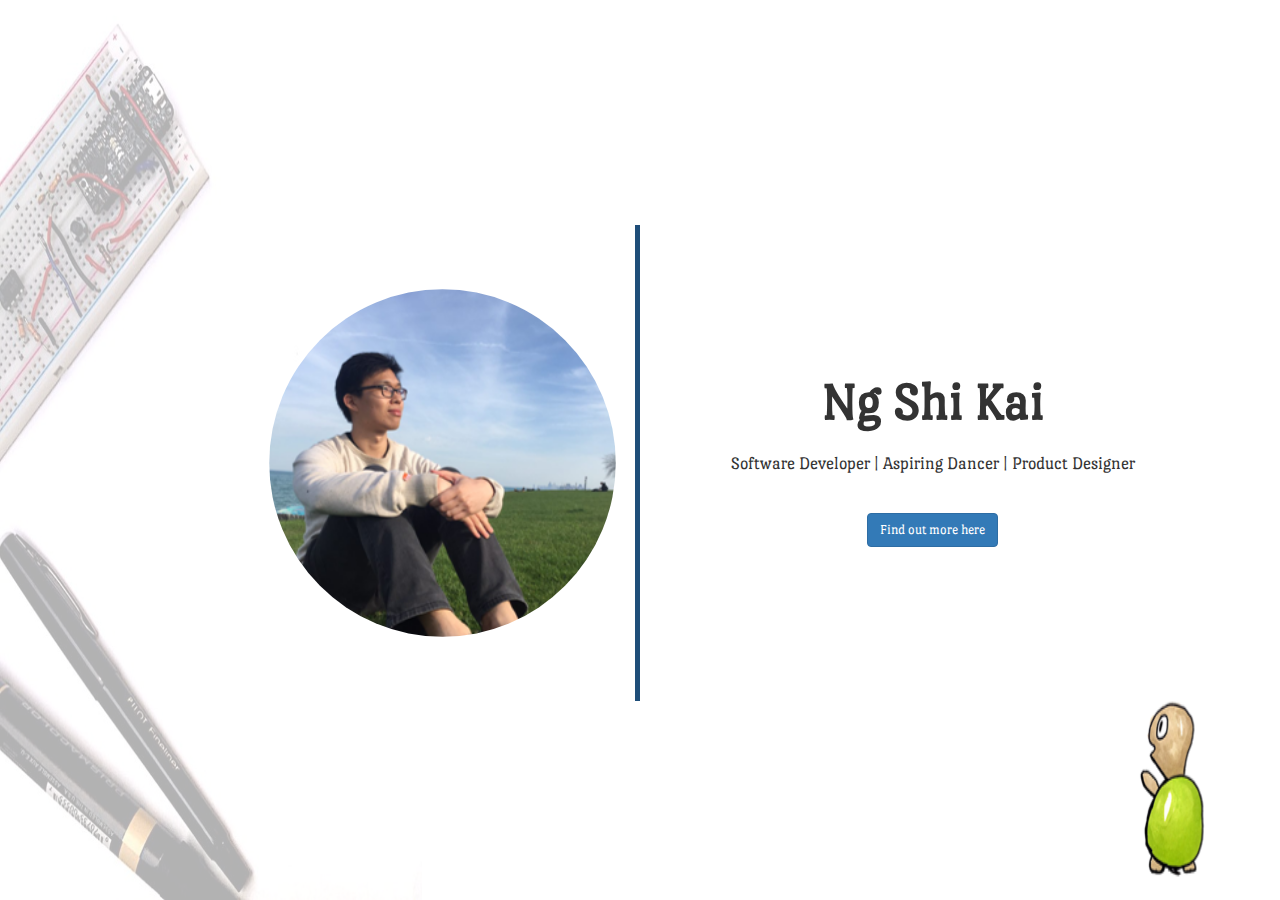
<file: index.html>
<!DOCTYPE html>
<html>
    <head>
        <meta charset='utf-8'>
        <meta http-equiv="X-UA-Compatible" content="chrome=1">
        <meta name="viewport" content="width=device-width, initial-scale=1">
        <meta name="description" content="Contact Shi Kai">
        <link href="css/font-awesome-4.7.0/css/font-awesome.min.css" rel="stylesheet" type="text/css">
        <link href="css/magnific-popup.css" rel="stylesheet">
        <link rel="stylesheet" href="css/bootstrap.css">
        <link rel="stylesheet" href="css/landing.css">
        <script src="js/jquery.js"  type="text/javascript"></script>

        <!-- Fonts -->
        <link href="https://fonts.googleapis.com/css?family=Port+Lligat+Slab|Source+Sans+Pro" rel="stylesheet">
        
        <!-- Bootstrap Core JavaScript -->
        <script src="js/bootstrap.js"  type="text/javascript"></script>
    
        <!-- Plugin JavaScript -->
        <script src="js/jquery.easing.js"  type="text/javascript"></script>
        <script src="js/scrollreveal.js"  type="text/javascript"></script>
        <script src="js/jquery.magnific-popup.js"  type="text/javascript"></script>
        
        <link rel="shortcut icon" href="img/avatar.png" type="image/x-icon" />
        <title>Ng Shi Kai</title>
    </head>
    <body>
        <div class="bg">
            <img src="img/arduino.jpg" class="img-left-overlay">
            <img src="img/turtle2.0.png" class="img-right-overlay" id="animate">
        </div>
        <div class="container">
            <div class="row namecard-container">
                <div class="col-xs-4 col-md-offset-2 col-xs-offset-1 avatar-container">
                    <img src="img/profile.png" class="img-avatar">
                </div>
                <div class="col-xs-6 descrip-container">
                    <h1> Ng Shi Kai </h1>
                    <p>
                        Software Developer | Aspiring Dancer | Product Designer
                    </p>
                    <br>
                    <a href="about.html" class="btn btn-primary">Find out more here</a>
                </div>
            </div>
        </div>
    </body>
    <script src="js/index.js"  type="text/javascript" ></script>
</html>
</file>
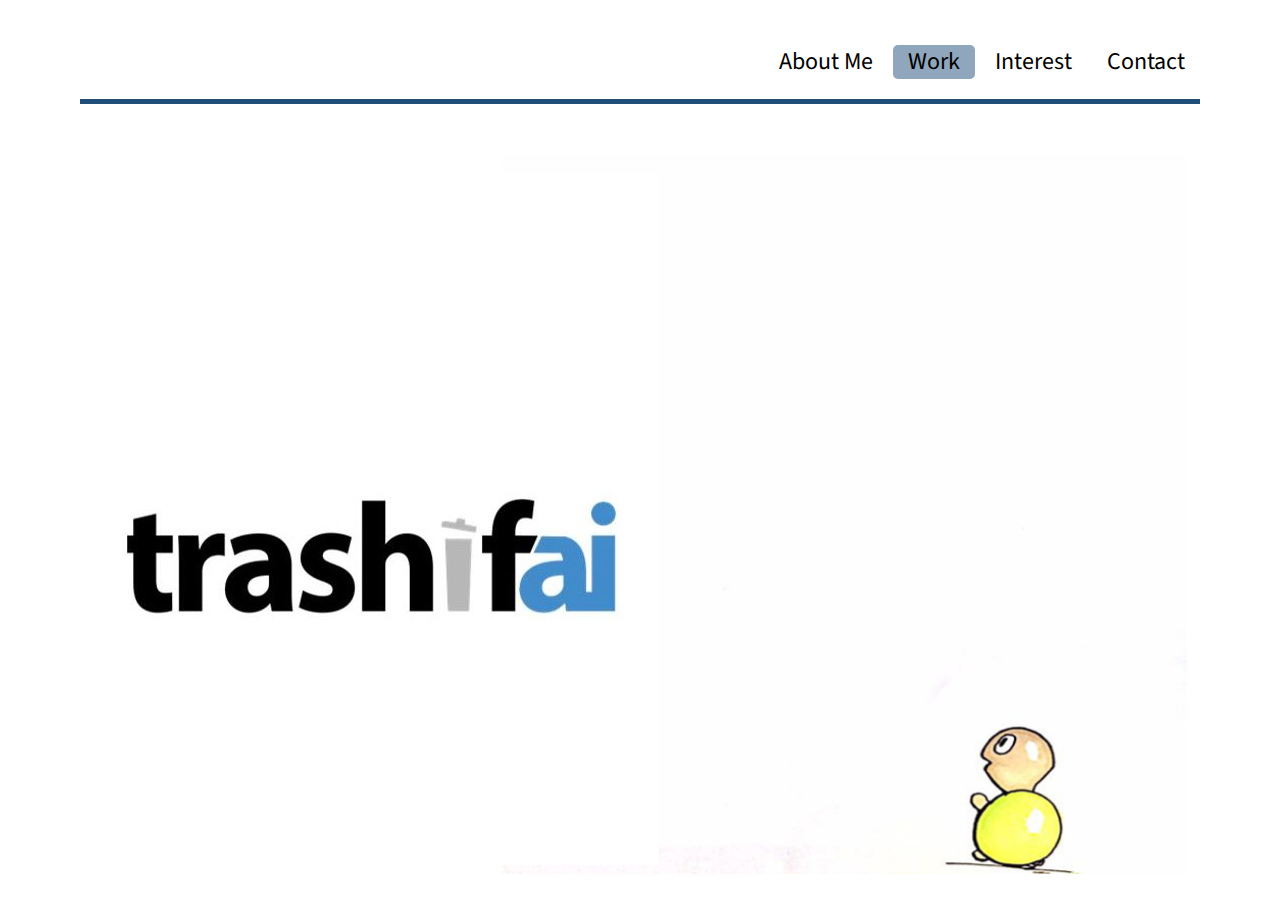
<file: work.html>
<!DOCTYPE html>
<html>
    <head>
        <meta charset='utf-8'>
        <meta http-equiv="X-UA-Compatible" content="chrome=1">
        <meta name="viewport" content="width=device-width, initial-scale=1">
        <link rel="stylesheet" href="css/work.css">
        <link href="css/font-awesome-4.7.0/css/font-awesome.min.css" rel="stylesheet" type="text/css">
        <link href="css/magnific-popup.css" rel="stylesheet">
        <link rel="stylesheet" href="css/bootstrap.css">
        <link rel="stylesheet" href="css/application.css">
        <link href="https://fonts.googleapis.com/css?family=Gloria+Hallelujah|Source+Sans+Pro" rel="stylesheet">
        <script src="js/jquery.js"  type="text/javascript"></script>
        
        <!-- Bootstrap Core JavaScript -->
        <script src="js/bootstrap.js"  type="text/javascript"></script>
    
        <!-- Plugin JavaScript -->
        <script src="js/jquery.easing.js"  type="text/javascript"></script>
        <script src="js/scrollreveal.js"  type="text/javascript"></script>
        <script src="js/jquery.magnific-popup.js"  type="text/javascript"></script>
        
        <link rel="shortcut icon" href="img/avatar.png" type="image/x-icon" />
        <title>Ng Shi Kai</title>
    </head>
    <body>
        <div class="container">
            <div class="row" id="navbar">
                <div class="col-xs-12 menuBar">
                    <ul class="list-inline">
                        <li class="menuItem"><a href="about.html">About Me</a></li>
                        <li class="menuItem selected"><a href="work.html">Work</a></li>
                        <li class="menuItem"><a href="interest.html">Interest</a></li>
                        <li class="menuItem"><a href="contact.html">Contact</a></li>
                    </ul>
                    <hr>
                </div>
            </div>
        </div>
        <div class="content-container">
            <div class="row bg-container">
                <div style="height:100%;">
                    <img class="img-overlay" src="img/turtle.png"/>
                </div>
            </div>
            <div class="container">
                <div class="row">
                    <div class="col-xs-12">
                        <div class="contents">
                            
                            <div id="thumbnails">
                                <div class="row work-contents">
                                    
                                    <div class="indiv-thumbnail-new"
                                         id="trashifai-header"
                                         onclick="openProject('trashifai');">
                                        <div class='hidden darken-background'
                                             onmouseout="triggerThumbnail('trashifai-header')">
                                            <div class="caption">
                                                Trashifai<br>The smart waste sorting bin
                                            </div>
                                        </div>
                                        <img src="img/trashifai.jpg" class='img-scale-new' onmouseover="triggerThumbnail('trashifai-header')"/>
                                    </div><div class="indiv-thumbnail-new"
                                         
                                         id="wndr-header"
                                         onclick="openProject('wndr');">
                                        <div class='hidden darken-background'
                                             onmouseout="triggerThumbnail('wndr-header')">
                                            <div class="caption">
                                                Geo-based social application developed for clients
                                            </div>
                                        </div>
                                        <img src="img/wndr-thumb.png" class='img-scale-new' onmouseover="triggerThumbnail('wndr-header')"/>
                                    </div>
                                    
                                </div>
                                <div class="row work-contents">                     
                                    <div class="indiv-thumbnail-new"
                                         id="illumination-header"
                                         onclick="openProject('illumination');">
                                        <div class='hidden darken-background'
                                             onmouseout="triggerThumbnail('illumination-header')">
                                            <div class="caption">
                                                Lighting Support and Control Design
                                            </div>
                                        </div>
                                        <img src="img/illumination-thumb.jpg" class='img-scale-new' align="middle" onmouseover="triggerThumbnail('illumination-header')"/>
                                    </div><div class="indiv-thumbnail-new"
                                         
                                         id="secu-ring-header"
                                         onclick="openProject('secu-ring');">
                                        <div class='hidden darken-background'
                                             onmouseout="triggerThumbnail('secu-ring-header')">
                                            <div class="caption">
                                                Software Development Internship in Berlin
                                            </div>
                                        </div>
                                        <img src="img/secu-ring.jpg" class='img-scale-new' onmouseover="triggerThumbnail('secu-ring-header')"/>
                                    </div>
                                </div>
                            </div>
                            
                            <div class="hidden" id="indiv-proj">
                                                                
                                <div class="row indiv-work" id="trashifai">
                                    <div class="col-md-12 proj-heading">
                                        Trashifai
                                    </div>
                                    <div class="col-md-6 indiv-work">
                                        <div class="image-container">
                                            <img src="img/trashifai.jpg" class='image-indiv-scale'>
                                        </div>
                                        <div class="button-photos">
                                            <button class="btn btn-danger btn-photos" id="trashifai-photos">
                                                View Photos
                                            </button>
                                        </div>
                                    </div>
                                    <div class="row">
                                    <div class="col-md-6 indiv-work-content-box">
                                        <div class="indiv-work-content">
                                            <p>
                                                <strong>Project Overview</strong>
                                                <br><br>Trashifai was conceptualized by my team during Wildhacks : 2016, a hackathon organized by Northwestern University that attracted more than 400 participants. 
                                                <br><br>Trashifai is a smart waste sorting bin that detects and identifies waste being discarded into the bin. It then determines if the waste is recyclable and sort it accordingly.
                                                <br><br>Trashifai was built on Clarifai, an image-recognition software built on artificial intelligence, and Arduino for hardware interface.
                                                <br><br>Find out more about Trashifai <a class="normal-a" href="http://trashifai.me/">here.</a>
                                            </p>
                                            <br>
                                            <p>
                                                <strong>Lessons Learnt</strong>
                                                <br><br><i class="fa fa-desktop" aria-hidden="true"></i> Front End Programming
                                                <br><br><i class="fa fa-code" aria-hidden="true"></i> Programming in Angular JS, HTML and CSS.
                                                <br><br><i class="fa fa-wrench" aria-hidden="true"></i> Rapid Prototyping
                                            </p>
                                        </div>
                                    </div>
                                    </div>
                                    <div class="row">
                                        <div class="col-md-10 col-md-offset-1 indiv-work-bottom indiv-work-content-box">
                                            <p>
                                                <strong>Challenges</strong>
                                                <br><br>The 48 hour time limit forces us to ideate and prototype quickly. Initially, we could not brainstorm effectively to identify a potential problem that we want to solve. However, we eventually conceptualized Trashifai by looking back at our past experiences.
                                                <br><br>Trashifai was inspired by our experience in Germany, where they take recycling seriously. We found it difficult to determine if an object was recyclable; for instance, although pizza boxes are made of cardboard, they cannot be recycled since they are soiled with grease and food items.
                                                Thus, we created a smart waste bin to help us identify the recyclables and sort them accordingly.
                                                <br><br>My role in the team comprised of creating a mobile application that allows users to take a photo of the trash and identify if it is recyclable, hardware prototyping, and creating our team website.
                                            </p>
                                            <button class="btn btn-thumbnail btn-default" onclick="thumbnailView();">To Project Thumbnails</button>
                                        </div>                                            
                                    </div>
                                </div>
                                
                                <div class="row indiv-work" id="wndr">
                                    <div class="col-md-12 proj-heading">
                                        WNDR
                                    </div>
                                    <div class="row">
                                    <div class="col-md-5 col-md-offset-1 indiv-work">
                                        <div class="image-container">
                                            <img src="img/wndr-thumb.jpg" class='image-indiv-scale'>
                                        </div>
                                        <div class="button-photos">
                                            <button class="btn btn-danger btn-photos" id="wndr-photos">
                                                View Photos
                                            </button>
                                        </div>
                                    </div>
                                    <div class="col-md-6 indiv-work-content-box">
                                        <div class="indiv-work-content">
                                            <p>
                                                <strong>Project Overview</strong>
                                                <br><br>
                                                Wndr is a geo-based social media application developed by our team of three. The idea was conceptualized and tested by our clients and we implemented the software. 
                                                <br><br>Wndr allows users to post their current thoughts along with an emoji to depict their emotions in their current locations. Other users can then view thoughts nearby and either like or comment on them, generating a discussion thread.
                                                <br><br>This software was built on the steroid supersonic framework as a hybrid application using angular JS and HTML.
                                            </p>
                                            <br>
                                            <p>
                                                <strong>Lessons Learnt</strong>
                                                <br><br>
                                                 <i class="fa fa-code" aria-hidden="true"></i> Programming in Angular JS, HTML and CSS.
                                                <br><br>
                                                <i class="fa fa-users" aria-hidden="true"></i> AGILE software project management techniques
                                            </p>
                                        </div>
                                    </div>
                                    </div>
                                    <div class="row">
                                        <div class="col-md-11 col-md-offset-1 indiv-bottom indiv-work-content-box">
                                            <p>
                                                <strong>Challenges</strong>
                                                <br><br>Our team had trouble adopting AGILE principles initially. We could not identify areas of improvement and were slow on adapting new working processes. 
                                                <br><br>Over time, as we improved team communications and became more open to new ideas, we managed to adopt AGILE principles more effectively.
                                                <br><br>Through this, I learned to be flexible and conduct introspection to identify areas of improvement and problems before they escalate into more severe ones.
                                            </p>
                                            <button class="btn btn-thumbnail btn-default" onclick="thumbnailView();">To Project Thumbnails</button>
                                        </div>                                            
                                    </div>
                                </div>
                                
                                <div class="row indiv-work" id="illumination">
                                    <div class="col-md-12 proj-heading">
                                        Illumination
                                    </div>
                                    <div class="col-md-5 col-md-offset-1 indiv-work">
                                        <div class="image-container">
                                            <img src="img/illumination1.jpg" class='image-indiv-scale'>
                                        </div>
                                        <div class="button-photos">
                                            <button class="btn btn-danger btn-photos" id="illumination-photos">
                                                View Photos
                                            </button>
                                        </div>
                                    </div>
                                    <div class="row">
                                    <div class="col-md-5 indiv-work-content-box">
                                        <div class="indiv-work-content">
                                            <p>
                                                <strong>Project Overview</strong>
                                                <br><br>Illumination is a capstone design project. Our team of 5 were tasked with designing a lighting support and control system for our client's experiment setup.
                                                <br><br>The designed support system allows the light to translate across the horizontal plane above the experimental setup.
                                                <br><br>The electrical control system allows the light's brightness to be varied and automates the toggling of the light.
                                            </p>
                                            <br>
                                            <p>
                                                <strong>Lessons Learnt</strong>
                                                <br><br><i class="fa fa-microchip" aria-hidden="true"></i> Arduino Programming
                                                <br><br><i class="fa fa-wrench" aria-hidden="true"></i> Design Thinking and Prototyping
                                            </p>
                                        </div>
                                    </div>
                                    </div>
                                    <div class="row">
                                        <div class="col-md-11 col-md-offset-1 indiv-work-bottom indiv-work-content-box">
                                            <p>
                                                <strong>Challenges</strong>
                                                <br><br>The design of the support system requires mechanical engineering knowledge, which I had not been exposed to before. Thus, I had to do extensive research before I could contribute effectively in design meetings.
                                                This project has also allowed me to learn about design thinking processes such as brainstorming techniques and rapid prototyping. 
                                                <br><br>I oversaw the circuitry and Arduino code design of the control system, and the lack of electronics knowledge made this a hard task. After some fruitless research, I consulted the lab assistant for advice, and managed to build the circuitry successfully eventually.
                                                With the circuitry design complete, the coding of the Arduino was an easy task, since I have coding experience in Arduino.
                                                <br><br>I gained confidence in dealing with uncertainties and learned about design thinking through this project.
                                            </p>
                                            <button class="btn btn-thumbnail btn-default" onclick="thumbnailView();">To Project Thumbnails</button>
                                        </div>                                            
                                    </div>
                                </div>
                                
                                <div class="row indiv-work" id="secu-ring">
                                    <div class="col-md-12 proj-heading">
                                        Secu-Ring Intern
                                    </div>
                                    <div class="row">
                                    <div class="col-md-5 col-md-offset-1 indiv-work">
                                        <div class="image-container">
                                            <img src="img/secu-ring1.jpg" class='image-indiv-scale'>
                                        </div>
                                        <div class="button-photos">
                                            <button class="btn btn-danger btn-photos" id="secu-ring-photos">
                                                View Photos
                                            </button>
                                        </div>
                                    </div>
                                    <div class="col-md-5 indiv-work-content-box">
                                        <div class="indiv-work-content">
                                            <p>
                                                <strong>Project Overview</strong>
                                                <br><br>Secu-ring is a Web development and server management firm in Berlin, Germany. During the summer of 2016, I was recruited as a software development intern and was assigned to a web development project.
                                                <br><br>I was tasked with implementing various front-end and back-end functionalities of 'Billing WebServices', an internal accounting tool.
                                                <br><br>Find out more about Secu-Ring <a class="normal-a" href="https://www.secu-ring.de/home.html">here</a>.
                                            </p>
                                            <br>
                                            <p>
                                                <strong>Lessons Learnt</strong>
                                                <br><br>
                                                <i class="fa fa-code" aria-hidden="true"></i> Programming in PHP, Javascript, HTML and CSS.
                                                <br><br>
                                                <i class="fa fa-users" aria-hidden="true"></i> AGILE software project management techniques
                                            </p>
                                        </div>
                                    </div>
                                    </div>
                                    <div class="row">
                                        <div class="col-md-11 col-md-offset-1 indiv-work-bottom indiv-work-content-box">
                                            <p>
                                                <strong>Challenges</strong>
                                                <br><br>The difference in work culture and language barrier made it hard for me to integrate into the company successfully.
                                                However, the friendly environment in the company and weekly lunch get-togethers helped me bond with the team.
                                                <br><br>I experienced AGILE project management in a corporate environment. I realised that the key factor to ensure the effectiveness of AGILE project management was organization culture.
                                                Employers must be flexible and open to criticism, while employees must be willing to voice their own opinions for AGILE to be effective. 
                                                <br><br>Thus, it is important to change the organization culture first before implementing any project management techniques.
                                                Techniques that suit one organization may not be effective in other organizations unless the work culture can adapt to the demands of the project management technique.
                                            </p>
                                            <button class="btn btn-thumbnail btn-default" onclick="thumbnailView();">To Project Thumbnails</button>
                                        </div>                                            
                                    </div>
                                </div>
                            </div>
                        </div>
                    </div>
                </div>
            
            </div>
        </div>
    </body>
    <script src="js/work.js"  type="text/javascript"></script>
</html>
</file>
<file: css/landing.css>
.bg {
    position: absolute;
    height: 100vh;
    width: 100vw;
}

.img-left-overlay{
    height: 100%;
    max-width: 33%;
    opacity: 0.3;
    position: absolute;
}

.img-right-overlay{
    height: 100%;
    max-width: 33%;
    position: absolute;
    right: 0;
}

.img-avatar{
    width: 100%;
    border-radius: 50%;
    padding: 5%;
}

.avatar-container {
    padding: 5vh 0;
    border-right: solid;
    border-right-color: rgb(31,78,121);
    border-right-width: 5px;
}

.namecard-container{
    margin-top: 25vh;
}

.descrip-container{
    margin-top: 10%;
    text-align: center;
    font-family: 'Port Lligat Slab', serif;
    font-size: large;
}

h1{
    font-size: 3em;
    padding: 10px;
    font-weight: bold;
}
</file>
<file: css/work.css>
.work-contents {
    height: 50%;
    width: 100%;
}

.content-height {
    height: 100%;
    width: 100%;
}

.contents {
    background-color: rgba(1,1,1,0) !important;
}

.darken-background {
    position: absolute;
    display: table;
    background-color: rgba(1,1,1,.1);
    z-index: 5;
}

.indiv-thumbnail {
    position: relative;
    text-align: center;
    cursor: pointer;
}

.img-scale {
    display: block;
    margin: 0 auto;
    max-width: 100%;
    max-height: 100%;
    z-index: 1;
    vertical-align: middle;
    border-radius: 5px;
}

.indiv-work {
    height: 100%;
    width: 100%;
    padding: 15px;
}

.indiv-work-content-box {
    color: black;
    font-family: 'Source Sans Pro', sans-serif;
    font-size: large;
    vertical-align: middle;
    display: inline-block;
    overflow-y: scroll;
    border-radius: 5px;
}

.image-container {
    width: 100%;
    height: 100%;
    vertical-align: middle;
    text-align: center;
}

.image-indiv-scale {
    border-radius: 5px;
    border: rgb(1,1,1);
    max-height: 100%;
    max-width: 100%;
    margin: auto;
}

.button-photos {
    padding-top: 30px;
    text-align: center;
    font-family: 'Source Sans Pro', sans-serif;
    font-size: medium;
}

.btn-photos {
    border-radius: 5px;
}

.proj-heading {
    font-size: 2em;
    font-weight: bold;
    color: black;
    text-align: center;
}

.btn-thumbnail {
    margin: 15px;
    float: right;
}

.normal-a {
    text-decoration: underline;
}

.indiv-work-bottom {
    padding: 30px !important;
}

.caption {
    display: table-cell;
    vertical-align: middle;
    font-family: 'Source Sans Pro', sans-serif;
    padding: 10px;
    color: black;
    font-weight: bolder;
    text-align: center;
    z-index: 5;
}
</file>
<file: css/application.css>
.menuBar {
    display: inline;
    text-align: right;
    padding: 30px 10px;
    font-size: x-large;
    font-family: 'Source Sans Pro', sans-serif;
}

.menuItem {
    padding: 0 15px !important;
}

hr {
  border-color: rgb(31,78,121);
  border-width: 5px;
}

#navbar {
    padding: 15px;
    padding-bottom: 0;
}

.content-container {
    margin: 0;
    width: 100vw;
    position: absolute;
}

.selected {
    background-color: rgba(31,78,121,0.5);
    border-radius: 5px;
}

::-webkit-scrollbar {
    width: 0px;  /* remove scrollbar space */
    background: transparent;  /* optional: just make scrollbar invisible */
    display: none;
}

a {
  -webkit-transition: all 0.35s;
  -moz-transition: all 0.35s;
  transition: all 0.35s;
  color: black;
}
a:hover,
a:focus {
  color: rgba(31,78,121,1);
  text-decoration: none;
}

.hidden {
    display: none;
    opacity: 0;
    visibility: hidden;
}

.contents {
    -webkit-transition: all 0.35s;
    -moz-transition: all 0.35s;
    transition: all 0.35s;
    overflow-y: scroll;
    margin: 1vh;
    border-radius: 5px;
    height: 78vh;
    font-size: x-large;
    font-family: 'Source Sans Pro', sans-serif;
    padding: 10px;
    -ms-overflow-style: none;
}

/* mobile phone */
@media all and (max-width: 768px) {
    .menuBar {
        display: inline;
        text-align: right;
        padding: 0;
        font-size: small;
        margin-top: 5px;
    }
    .menuItem {
        padding: 5px !important;
    }
    hr{
        margin: 5px 0;
        border-width: 2px;
    }
    .about-info-container {
        font-size: small;
        height: auto !important;
    }
    .about-image-container {
        font-size: x-small;
        height: auto !important;

    }
    .whoami {
        font-size: x-small !important;
    }
    .contents {
        font-size: x-small;
    }
    .img-overlay{
        opacity: 0.4;
    }
}

.whoami{
    padding-left: 10%;
    font-size: x-large;
    font-weight: bold;
    line-height: 2;
}

.about-image-container{
    padding: 15px;
    height: 100%;
    text-align: center;
}

.img-about{
    max-width: 100%;
    max-height: 100%;
    border-radius: 5px;
}

.about-info-container {
    font-size: large;
    margin-top: 10px;
    height: 90%;
    padding: 15px;
}

.img-overlay {
    position: absolute;
    height: 100%;
    max-width: 100%;
    max-height: 100%;
    right: 0;
}

.bg-container{
    width:100%;
    position: absolute;
    height: 100%;
}
</file>
